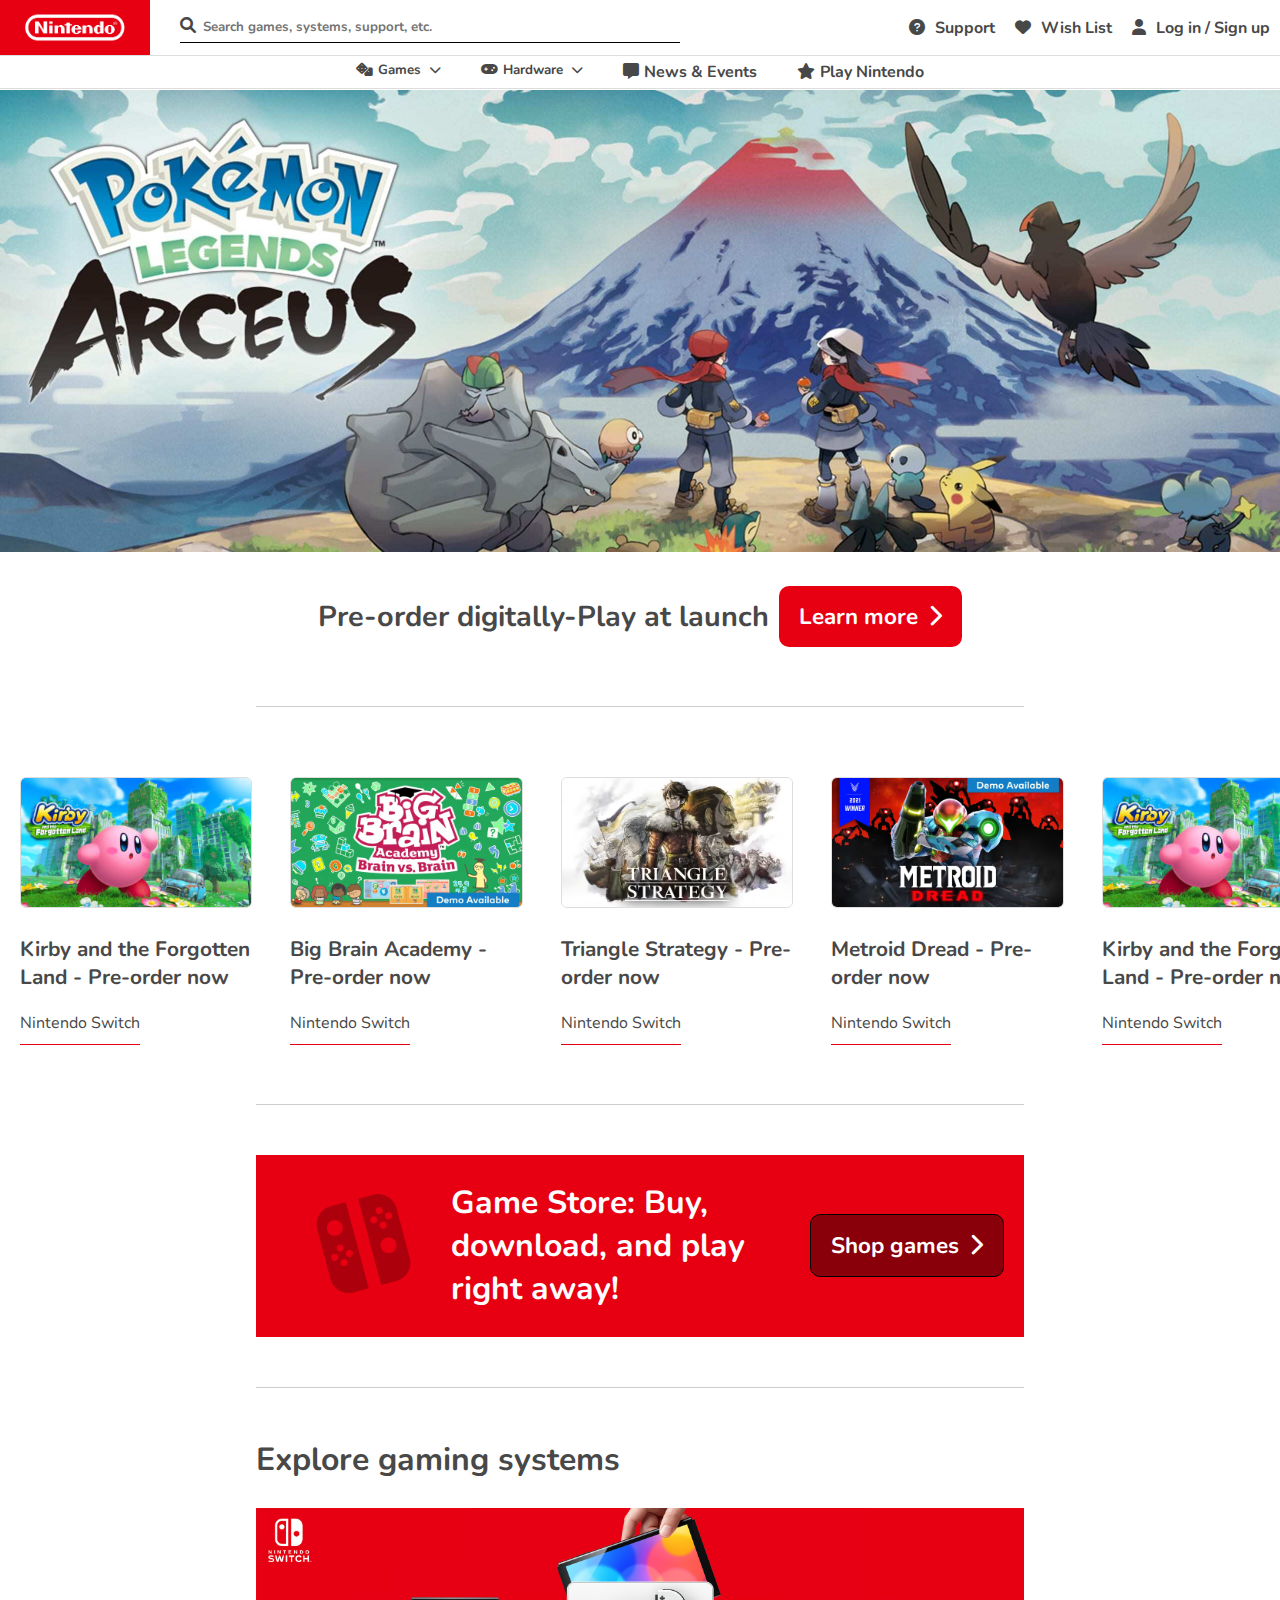
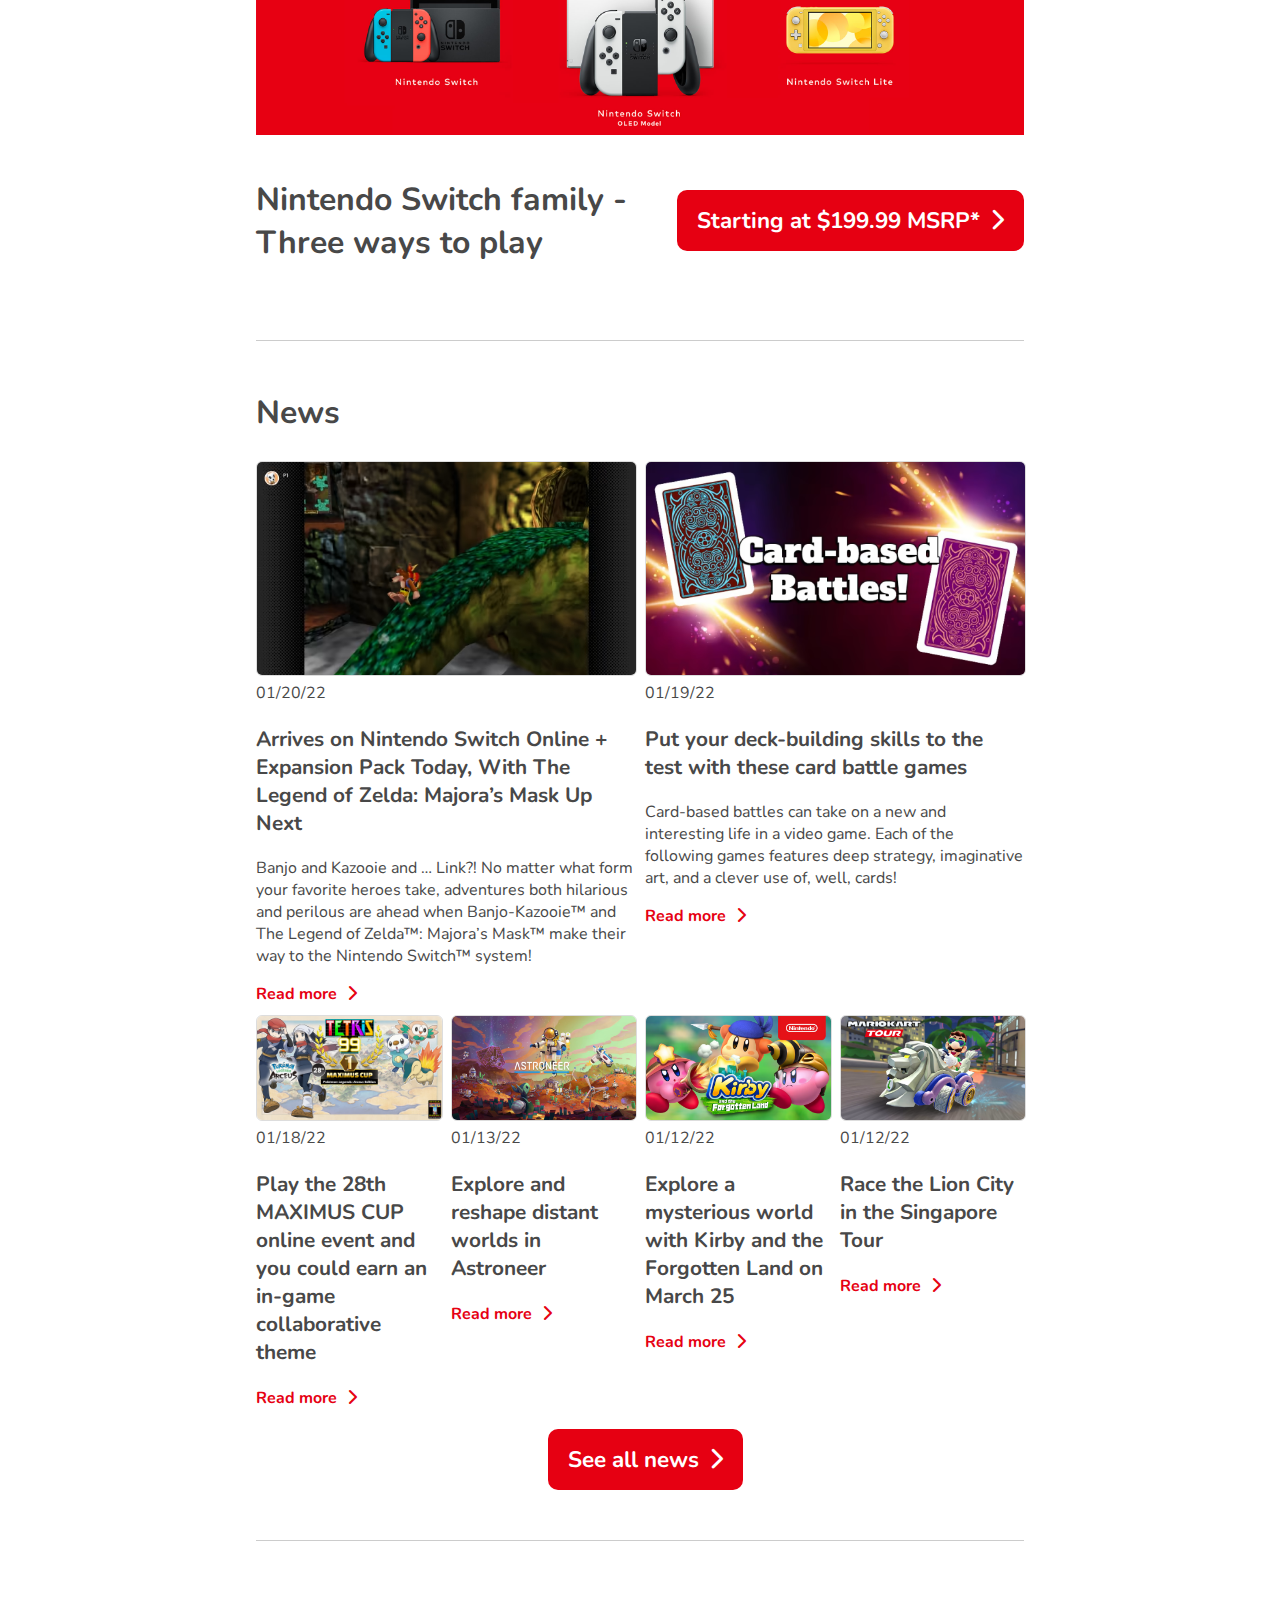
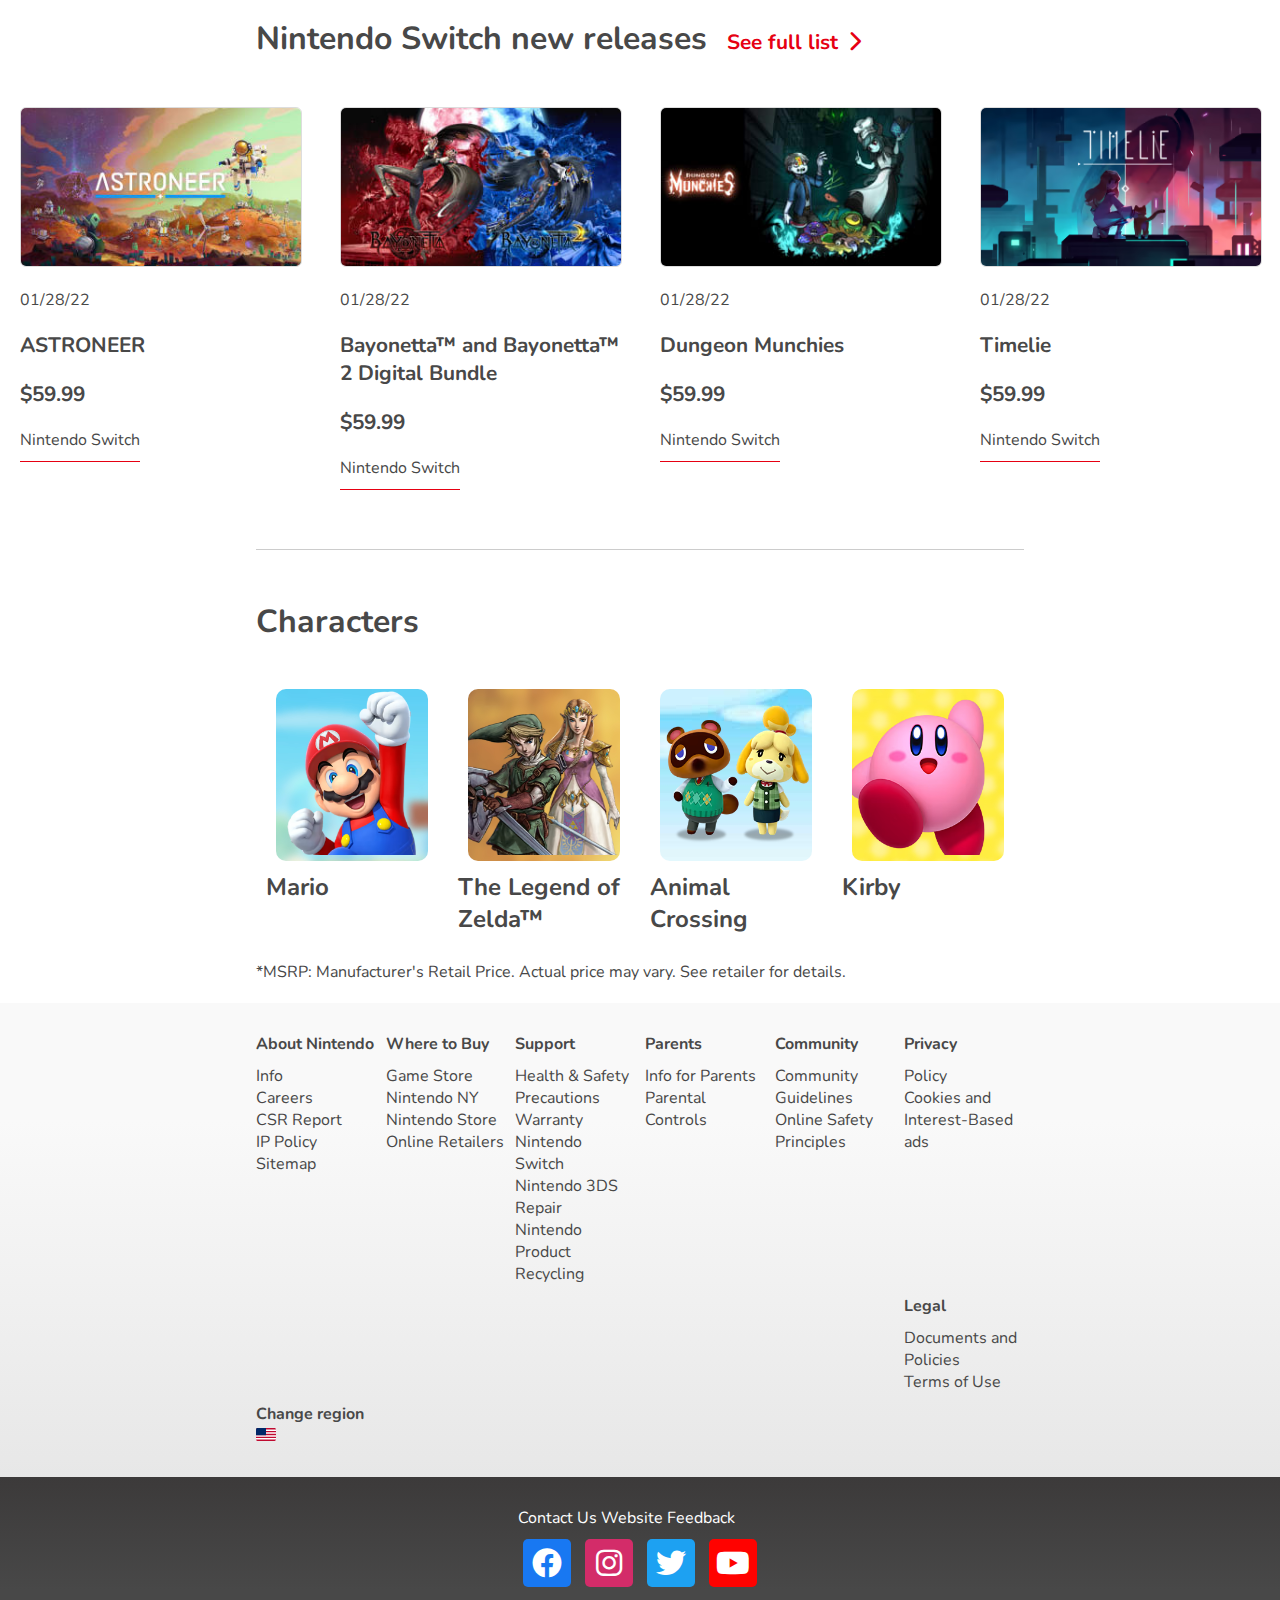
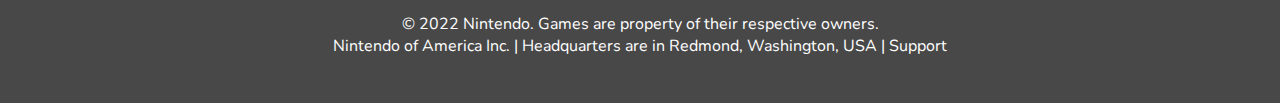
<file: index.html>
<!DOCTYPE html>
<html lang="en">
<head>
    <meta charset="UTF-8">
    <meta http-equiv="X-UA-Compatible" content="IE=edge">
    <meta name="viewport" content="width=device-width, maximum-scale=1, minimum-scale=1, user-scalable=no">
    <link rel="icon" href="http://www.nintendo.com/apps/noa/images/favicon.ico?v=2022012117">
    <link rel="preconnect" href="https://fonts.googleapis.com">
    <link rel="preconnect" href="https://fonts.gstatic.com" crossorigin>
    <link href="https://fonts.googleapis.com/css2?family=Nunito&display=swap" rel="stylesheet">
    <link rel="stylesheet" href="https://cdnjs.cloudflare.com/ajax/libs/font-awesome/6.0.0/css/all.min.css" integrity="sha512-9usAa10IRO0HhonpyAIVpjrylPvoDwiPUiKdWk5t3PyolY1cOd4DSE0Ga+ri4AuTroPR5aQvXU9xC6qOPnzFeg==" crossorigin="anonymous" referrerpolicy="no-referrer" />
    <link rel="stylesheet" href="style.css">
    <title>Nintendo - Official Site - Video Game Consoles, Games - Nintendo - Official Site</title>
</head>
<body>
    <header>
            <nav>
                <div class="uppermenu">
                    <div class="uppermenu-cnt" id="logo">
                        <img src="assets/logo.png" alt="logo Nintendo">
                    </div>
                    <div class="uppermenu-cnt" id="search-cnt">

                        <div class="search-box">
                            <span>
                                <i class="fas fa-search"></i>
                            </span>
                            <input type="search" name="search" id="search" placeholder="Search games, systems, support, etc.">
                        </div>
                    </div>
                    <div class="uppermenu-cnt" id="links-right">
                        <span><a href="#"><i class="fas fa-question-circle"></i>Support</a></span>
                        <span><a href="#"><i class="fas fa-heart"></i>Wish&nbspList</a></span>
                        <span><a href="#"><i class="fas fa-user"></i>Log&nbspin / Sign&nbspup</a></span>
                    </div>
                </div>

                <div class="bottomenu">
                    <div class="dropdown">
                        <button class="dropdown-btn"><i class="fa fa-dice"></i>Games
                            <span class="arrow-down">
                                <i class="fas fa-chevron-down"></i>
                            </span>
                        </button>
                        <div class="submenu-cnt">
                            <div class="sub-item">
                                <div class="sub-menu-icon">
                                    <i class="fa fa-dice"></i>
                                </div>
                                <span>Shop games</span>
                            </div>
                            <div class="sub-item">
                                <div class="sub-menu-icon">
                                    <i class="fa-solid fa-tag"></i>
                                </div>
                                <span>Sales and deals</span>
                            </div>
                            <div class="sub-item">
                                <div class="sub-menu-icon">
                                    <i class="fa-solid fa-calendar-days"></i>
                                </div>
                                <span>Coming soon</span>
                            </div>
                            <div class="sub-item">
                                <div class="sub-menu-icon">
                                    <i class="fa-solid fa-earth-americas"></i>
                                </div>
                                <span>Online services</span>
                            </div>
                            <div class="sub-item">
                                <div class="sub-menu-icon">
                                    <i class="fa-solid fa-mobile"></i>
                                </div>
                                <span>Mobile games</span>
                            </div>
                        </div>
                    </div>
                    <div class="dropdown">
                        <button class="dropdown-btn"><i class="fa fa-gamepad"></i>Hardware
                            <span class="arrow-down">
                                <i class="fas fa-chevron-down"></i>
                            </span>
                        </button>
                        <div class="submenu-cnt">
                            <div class="sub-item">
                                <div class="sub-item">
                                    <div class="sub-menu-icon">
                                        <img src="assets/switch-lineup.avif" alt="">
                                    </div>
                                    <span>Nintendo Switch Lineup</span> 
                                </div>
                            </div>
                            <div class="sub-item">
                                <div class="sub-menu-icon">
                                    <img src="assets/accessories.avif" alt="">
                                </div>
                                <span>Accessories</span>
                            </div>
                            <div class="sub-item">
                                <div class="sub-menu-icon">
                                    <img src="assets/amiibo.avif" alt="">
                                </div>
                                <span>amiibo</span>
                            </div>
                        </div>
                    </div>
                    <div class="dropdown">
                        <a class="dropdown-btn" href="#"><i class="fa fa-message"></i>News & Events</a>
                    </div>
                    <div class="dropdown">
                        <a class="dropdown-btn" href="#"><i class="fa fa-star"></i>Play Nintendo</a>
                    </div>
                </div>
            </nav>
     </header>

    <main>
        <section class="main-section">
            <div class="main-img">
            	<img src="assets/Ncom_1366x493_desktop_pkmn_arceus.jpg" alt="leggende Pokémon™ Sfondo">
            </div>
            <div class="banner">
                <h1>Pre-order digitally-Play at launch</h1>
                <div class="btn-cnt"><a class="btn" href="#">Learn more<i class="fas fa-chevron-right"></i></a></div>
            </div>
        </section>
        <hr>
        <section class="tiles-section">
            <div class="scroll-btn-cnt" id="left">
                <a href="#start"><i class="fas fa-chevron-left"></i></a>
            </div>
            <div class="tiles-cnt">
                <span id="start"></span>
                <div class="tile">
                    <picture>     
                        <a href="#"><img src="assets/hero kirby.jpg" alt="Kirby in assetto eroico"></a>
                    </picture>
                    <div>
                        <h3><a href="#">Kirby and the Forgotten Land - Pre-order now</a></h3>
                    </div>
                    <div class="subtitle">
                        <span>Nintendo Switch</span>
                    </div>
                </div>
                <div class="tile">
                    <picture>
                        <a href="#"><img src="assets/brain.jpg" alt="Sfondo Brain Academy"></a>
                    </picture>
                    <div>
                        <h3><a href="#">Big Brain Academy - Pre-order now</a></h3>
                    </div>
                    <div class="subtitle">
                        <span>Nintendo Switch</span>
                    </div>
                </div>
                <div class="tile">
                    <picture>
                        <a href="#"><img src="assets/triangle.jpg" alt="Sfondo triangle strategy"></a>
                    </picture>
                    <div>
                        <h3><a href="#">Triangle Strategy - Pre-order now</a></h3>
                    </div>
                    <div class="subtitle">
                        <span>Nintendo Switch</span>
                    </div>
                </div>
                <div class="tile">
                    <picture>
                        <a href="#"><img src="assets/metroid.jpg" alt="Samus in assetto di guerra"></a>
                    </picture>
                    <div>
                        <h3><a href="#">Metroid Dread - Pre-order now</a></h3>
                    </div>
                    <div class="subtitle">
                        <span>Nintendo Switch</span>
                    </div>
                </div>
                <div class="tile">
                    <picture>
                        <a href="#"><img src="assets/hero kirby.jpg" alt="Sempre Kirby eroico"></a>
                    </picture>
                    <div>
                        <h3><a href="#">Kirby and the Forgotten Land - Pre-order now</a></h3>
                    </div>
                    <div class="subtitle">
                        <span>Nintendo Switch</span>
                    </div>
                </div>
                <div class="tile">
                    <picture>
                        <a href="#"><img src="assets/hero kirby.jpg" alt="Sempre Kirby eroico"></a>
                    </picture>
                    <div>
                        <h3><a href="#">Kirby and the Forgotten Land - Pre-order now</a></h3>
                    </div>
                    <div class="subtitle">
                        <span>Nintendo Switch</span>
                    </div>
                </div>
                <div class="tile">
                    <picture>
                        <a href="#"><img src="assets/hero kirby.jpg" alt="Sempre Kirby eroico"></a>
                    </picture>
                    <div>
                        <h3><a href="#">Kirby and the Forgotten Land - Pre-order now</a></h3>
                    </div>
                    <div class="subtitle">
                        <span>Nintendo Switch</span>
                    </div>
                </div>
                <div class="tile">
                    <picture>
                        <a href="#"><img src="assets/hero kirby.jpg" alt="Sempre Kirby eroico"></a>
                    </picture>
                    <div>
                        <h3><a href="#">Kirby and the Forgotten Land - Pre-order now</a></h3>
                    </div>
                    <div class="subtitle">
                        <span>Nintendo Switch</span>
                    </div>
                    <span id="end"></span>
                </div>
            </div>
            <div class="scroll-btn-cnt" id="right">
                <a href="#end"><i class="fas fa-chevron-right"></i></a>
            </div>
        </section>
        <hr>
        <section>
            <div class="grid-shop">
                <picture>
                    <img class="no-filter" src="assets/Game_Store_Switch_Games.png" alt="Sagoma di un pad Switch">
                </picture>
                <div class="banner">
                  <h2>Game Store: Buy, download, and play right away!</h2>
                </div>          
                <div class="btn-cnt">
                    <a class="btn" href="#">Shop games<i class="fas fa-chevron-right"></i></a>
                </div>
            </div>
        </section>

        <hr>
        <section class="explore-section">
            <h2>Explore gaming systems</h2>
            <div class="grid-explore">
                <picture>
                    <img class="no-filter" src="assets/2296x680_ExploreGamingSystems.jpg" alt="3 console della famiglia Switch">
                </picture>
                <h2>Nintendo Switch family - Three ways to play</h2>
                <div class="btn-cnt">
                    <a class="btn" href="#">Starting at $199.99 MSRP*<i class="fas fa-chevron-right"></i></a>
                </div>
            </div>
        </section>
        <hr>
        <section class="news-section">
            <h2>News</h2>
            <div class="grid-cnt-news">
                <article class="big-news">
                    <picture>
                        <img src="assets/news1.jpg" alt="banjo-kanzooie">
                    </picture>
                        <figcaption>01/20/22</figcaption>
                        <h3><a href="#">Arrives on Nintendo Switch Online + Expansion Pack Today, With The Legend of Zelda: Majora’s Mask Up Next</a></h3>
                        <p>Banjo and Kazooie and … Link?! No matter what form your favorite heroes take, adventures both hilarious and perilous are ahead when Banjo-Kazooie™ and The Legend of Zelda™: Majora’s Mask™ make their way to the Nintendo Switch™ system!</p>
                        <a class="link-borderless" href="#">Read more<i class="fas fa-chevron-right"></i></a>
                </article>
                <article class="big-news">
                    <picture>
                        <img src="assets/news2.jpg" alt="Card-based battle">
                    </picture>
                        <figcaption>01/19/22</figcaption>
                        <h3><a href="#">Put your deck-building skills to the test with these card battle games</a></h3>
                        <p> Card-based battles can take on a new and interesting life in a video game. Each of the following games features deep strategy, imaginative art, and a clever use of, well, cards!</p>
                        <a class="link-borderless" href="#">Read more<i class="fas fa-chevron-right"></i></a>
                </article>
                <article class="small-news">
                    <picture>
                        <img src="assets/mininews1.jpg" alt="immagine del tetris in versione leggende Pokémon™">
                    </picture>
                    <figcaption>01/18/22</figcaption>
                    <h3><a href="#">Play the 28th MAXIMUS CUP online event and you could earn an in-game collaborative theme</a></h3>
                    <a class="link-borderless" href="#">Read more<i class="fas fa-chevron-right"></i></a>  
                </article>
                <article class="small-news">
                    <picture>
                        <img src="assets/mininews2.jpg" alt="Sfondo di Astroneer">
                    </picture>
                    <figcaption>01/13/22</figcaption>
                    <h3><a href="#">Explore and reshape distant worlds in Astroneer</a></h3>
                    <a class="link-borderless" href="#">Read more<i class="fas fa-chevron-right"></i></a>                
                </article>
                <article class="small-news">
                    <picture>
                        <img src="assets/mininews3.jpg" alt="Sfondo di Kirby">
                    </picture>
                    <figcaption>01/12/22</figcaption>
                    <h3><a href="#">Explore a mysterious world with Kirby and the Forgotten Land on March 25</a></h3>
                    <a class="link-borderless" href="#">Read more<i class="fas fa-chevron-right"></i></a>                
                </article>
                <article class="small-news">
                    <picture>
                        <img src="assets/mininews4.jpg" alt="Luigi che trionfa">
                    </picture>
                    <figcaption>01/12/22</figcaption>
                    <h3><a href="#">Race the Lion City in the Singapore Tour</a></h3>
                    <a class="link-borderless" href="#">Read more<i class="fas fa-chevron-right"></i></a>                     
                </article>
            </div>
            <div class="flex-btn-cnt">
                <div class="btn-cnt"><a class="btn" href="#">See all news<i class="fas fa-chevron-right"></i></a></div> 
            </div>
        </section>
        <hr>
        <section class="releases-section">
            <div class="flex-releases-title">
                <h2>Nintendo Switch new releases</h2>
                <h3><a class="link-borderless" href="#">See full list<i class="fas fa-chevron-right"></i></a></h3>
            </div>
            <div class="tiles-cnt">
                <div class="tile">
                    <picture>
                        <img src="assets/astroneer.jpg" alt="Astroneer uscita">
                    </picture>
                    <p>01/28/22</p>
                    <h3><a href="#">ASTRONEER</a></h3>
                    <h3>$59.99</h3>
                    <div class="subtitle">
                        <span>Nintendo Switch</span>
                    </div>
                 </div>
                 <div class="tile">
                     <picture>
                        <img src="assets/bayonetta.jpg" alt="Bayonetta collezione">
                     </picture>
                     <p>01/28/22</p>
                     <h3><a href="#">Bayonetta™ and Bayonetta™ 2 Digital Bundle</a></h3>
                     <h3>$59.99</h3>
                     <div class="subtitle">
                         <span>Nintendo Switch</span>
                     </div>
                  </div>
                  <div class="tile">
                      <picture>
                        <img src="assets/dungeon2.jpg" alt="Dungeon Munchies uscita">
                      </picture>
                     <p>01/28/22</p>
                     <h3><a href="#">Dungeon Munchies</a></h3>
                     <h3>$59.99</h3>
                     <div class="subtitle">
                         <span>Nintendo Switch</span>
                     </div>
                  </div>
                  <div class="tile">
                      <picture>
                        <img src="assets/timelie.jpg" alt="Timelie uscita">
                      </picture>
                     <p>01/28/22</p>
                     <h3><a href="#">Timelie</a></h3>
                     <h3>$59.99</h3>
                     <div class="subtitle">
                         <span>Nintendo Switch</span>
                     </div>
                  </div>
            </div>
            
        </section>
        <hr>
        <section class="character-section">
            <h2>Characters</h2>
            <div class="character-flex">
                <div>
                    <div class="mario">
                        <picture>
                            <img src="assets/mario-fg.jpg" alt="Figura Mario">
                        </picture>
                    </div>      
                    <figcaption>Mario</figcaption>
                </div>
                <div>
                    <div class="zelda">
                        <picture>
                            <img src="assets/zelda-fg.jpg" alt="Figura Link">
                        </picture>
                    </div>
                    <figcaption>The Legend of Zelda™</figcaption>
                </div>
                <div>
                    <div class="animal-crossing">
                        <picture>
                            <img src="assets/Animal_Crossing_A_characters.jpg" alt="Figura Animal Crossing">
                        </picture>
                    </div>
                    <figcaption>Animal Crossing</figcaption>
                </div>
                <div>
                    <div class="kirby">
                        <picture>
                            <img src="assets/Kirby_B_character.jpg" alt="Figura Kirby">
                        </picture>
                    </div>
                    <figcaption>Kirby</figcaption>
                </div>
            </div>
            <p>*MSRP: Manufacturer's Retail Price. Actual price may vary. See retailer for details.</p>
        </section>
    </main>
    <footer>
        <section class="footer-up-section">
            <div class="footer-up-cnt">
                <ul class="about">
                    About Nintendo
                <li><a href="#">Info</a></li>
                <li><a href="#">Careers</a></li>
                <li><a href="#">CSR Report</a></li>
                <li><a href="#">IP Policy</a></li>
                <li><a href="#">Sitemap</a></li>
            </ul>
            <ul class="where">
                Where to Buy
                <li><a href="#">Game Store</a></li>
                <li><a href="#">Nintendo NY</a></li>
                <li><a href="#">Nintendo Store</a></li>
                <li><a href="#">Online Retailers</a></li>
            </ul>
            <ul class="support">
                Support
                <li><a href="#">Health & Safety Precautions</a></li>
                <li><a href="#">Warranty</a></li>
                <li><a href="#">Nintendo Switch</a></li>
                <li><a href="#">Nintendo 3DS</a></li>
                <li><a href="#">Repair</a></li>
                <li><a href="#">Nintendo Product Recycling</a></li>
            </ul>
            <ul class="parents">
                Parents
                <li><a href="#">Info for Parents</a></li>
                <li><a href="#">Parental Controls</a></li>
            </ul>
            <ul class="communuty">
                Community
                <li><a href="#">Community Guidelines</a></li>
                <li><a href="#">Online Safety Principles</a></li>
            </ul>
            <ul class="privacy">
                Privacy
                <li><a href="#">Policy</a></li>
                <li><a href="#">Cookies and Interest-Based ads</a></li>
            </ul>
            <ul class="legal">
                Legal
                <li><a href="#">Documents and Policies</a></li>
                <li><a href="#">Terms of Use</a></li>
            </ul>
            <div><strong><a href="change language">Change region <img src="assets/us-flag.svg" alt="Bandierina USA"></a></strong></div>

            </div>

            </section>
            <section class="footer-bottom-section">
                <div class="flex-icons">
                    <div>
                        <div>
                            <a href="#">Contact Us </a><a href="#">Website Feedback</a>
                        </div>
                        <span class="footer-icon blue">
                            <i class="fab fa-facebook"></i>
                        </span>
                        <span class="footer-icon pink">
                            <i class="fab fa-instagram"></i>
                        </span>
                        <span class="footer-icon sky">
                            <i class="fab fa-twitter"></i>
                        </span>
                        <span class="footer-icon red">
                            <i class="fab fa-youtube"></i>
                        </span>
                    </div>
                </div>
                <p>© 2022 Nintendo. Games are property of their respective owners. <br>
                    Nintendo of America Inc. | Headquarters are in Redmond, Washington, USA | Support</p>
            </section>
    </footer>
</body>
</html>
</file>
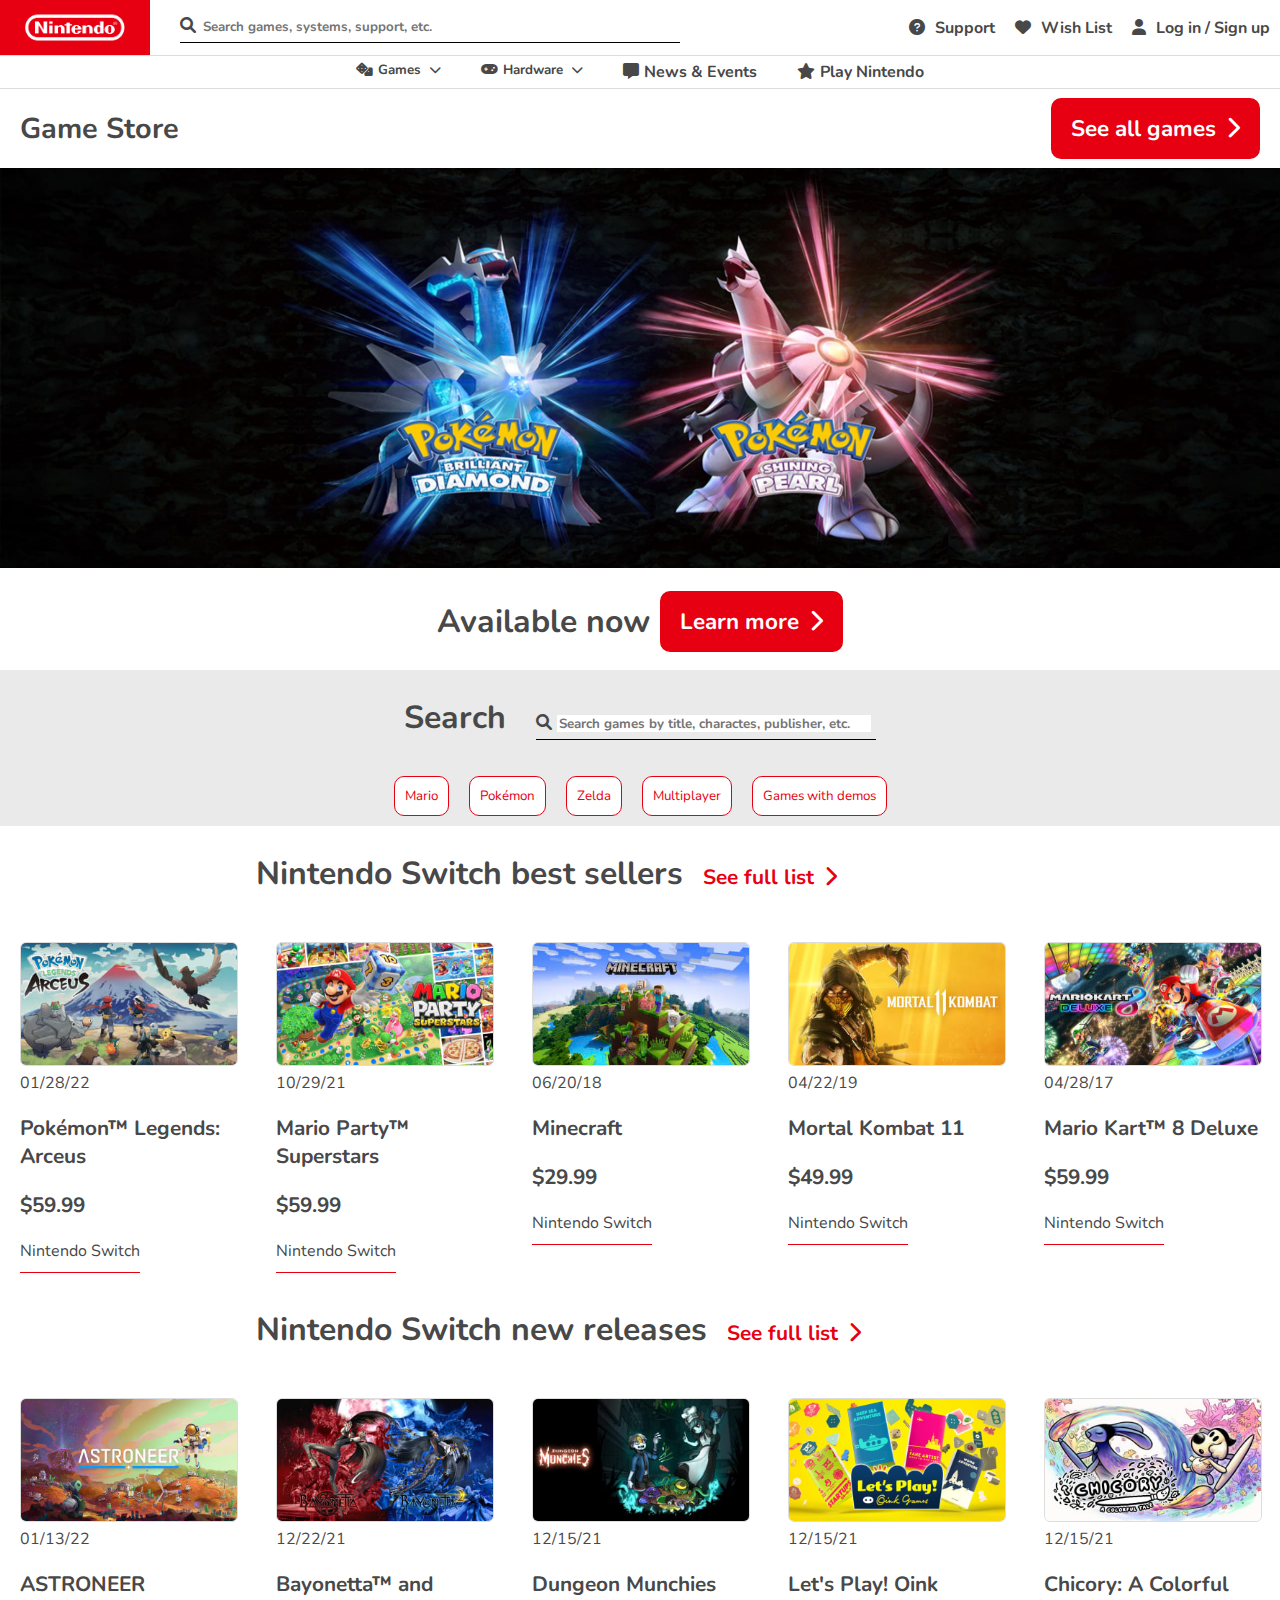
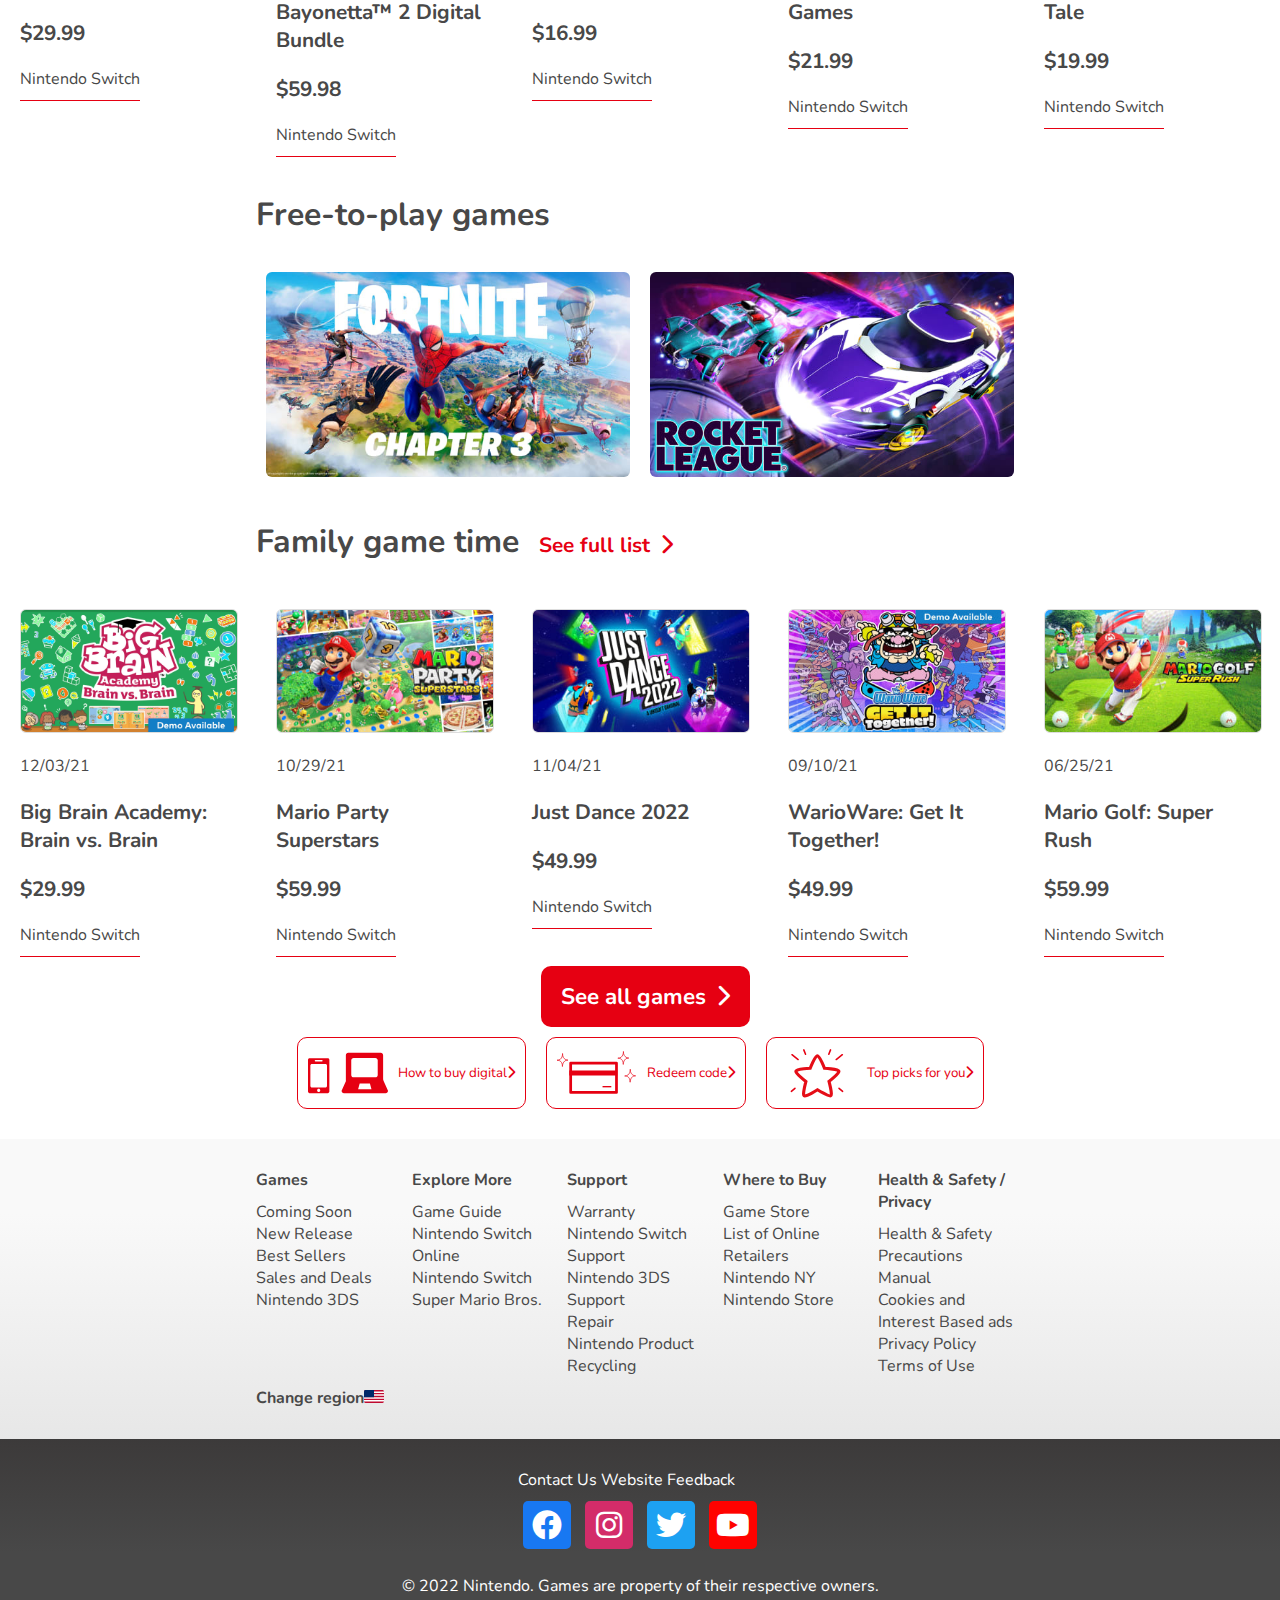
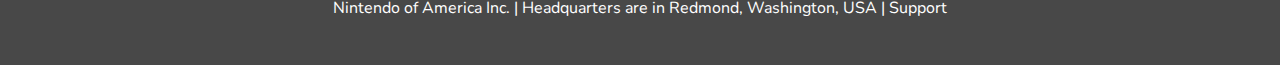
<file: games_page.html>
<!DOCTYPE html>
<html lang="en">
  <head>
    <meta charset="UTF-8" />
    <meta http-equiv="X-UA-Compatible" content="IE=edge" />
    <meta
      name="viewport"
      content="width=device-width, maximum-scale=1, minimum-scale=1, user-scalable=no"
    />
    <link
      rel="icon"
      href="http://www.nintendo.com/apps/noa/images/favicon.ico?v=2022012117"
    />
    <link rel="preconnect" href="https://fonts.googleapis.com" />
    <link rel="preconnect" href="https://fonts.gstatic.com" crossorigin />
    <link
      href="https://fonts.googleapis.com/css2?family=Nunito&display=swap"
      rel="stylesheet"
    />
    <link
      rel="stylesheet"
      href="https://cdnjs.cloudflare.com/ajax/libs/font-awesome/6.0.0/css/all.min.css"
      integrity="sha512-9usAa10IRO0HhonpyAIVpjrylPvoDwiPUiKdWk5t3PyolY1cOd4DSE0Ga+ri4AuTroPR5aQvXU9xC6qOPnzFeg=="
      crossorigin="anonymous"
      referrerpolicy="no-referrer"
    />
    <link rel="stylesheet" href="stylegames.css" />
    <title>
      Nintendo Game Store - Official Site - Video Game Consoles, Games -
      Nintendo - Official Site
    </title>
  </head>

  <body>
    <header>
      <nav>
        <div class="uppermenu">
          <div class="uppermenu-cnt" id="logo">
            <img src="assets/logo.png" alt="logo Nintendo" />
          </div>
          <div class="uppermenu-cnt" id="search-cnt">
            <div class="search-box">
              <span>
                <i class="fas fa-search"></i>
              </span>
              <input
                type="search"
                name="search"
                id="search"
                placeholder="Search games, systems, support, etc."
              />
            </div>
          </div>
          <div class="uppermenu-cnt" id="links-right">
            <span
              ><a href="#"
                ><i class="fas fa-question-circle"></i>Support</a
              ></span
            >
            <span
              ><a href="#"><i class="fas fa-heart"></i>Wish&nbspList</a></span
            >
            <span
              ><a href="#"
                ><i class="fas fa-user"></i>Log&nbspin / Sign&nbspup</a
              ></span
            >
          </div>
        </div>

        <div class="bottomenu">
          <div class="dropdown">
            <button class="dropdown-btn">
              <i class="fa fa-dice"></i>Games
              <span class="arrow-down">
                <i class="fas fa-chevron-down"></i>
              </span>
            </button>
            <div class="submenu-cnt">
              <div class="sub-item">
                <div class="sub-menu-icon">
                  <i class="fa fa-dice"></i>
                </div>
                <span>Shop games</span>
              </div>
              <div class="sub-item">
                <div class="sub-menu-icon">
                  <i class="fa-solid fa-tag"></i>
                </div>
                <span>Sales and deals</span>
              </div>
              <div class="sub-item">
                <div class="sub-menu-icon">
                  <i class="fa-solid fa-calendar-days"></i>
                </div>
                <span>Coming soon</span>
              </div>
              <div class="sub-item">
                <div class="sub-menu-icon">
                  <i class="fa-solid fa-earth-americas"></i>
                </div>
                <span>Online services</span>
              </div>
              <div class="sub-item">
                <div class="sub-menu-icon">
                  <i class="fa-solid fa-mobile"></i>
                </div>
                <span>Mobile games</span>
              </div>
            </div>
          </div>
          <div class="dropdown">
            <button class="dropdown-btn">
              <i class="fa fa-gamepad"></i>Hardware
              <span class="arrow-down">
                <i class="fas fa-chevron-down"></i>
              </span>
            </button>
            <div class="submenu-cnt">
              <div class="sub-item">
                <div class="sub-item">
                  <div class="sub-menu-icon">
                    <img src="assets/switch-lineup.avif" alt="" />
                  </div>
                  <span>Nintendo Switch Lineup</span>
                </div>
              </div>
              <div class="sub-item">
                <div class="sub-menu-icon">
                  <img src="assets/accessories.avif" alt="" />
                </div>
                <span>Accessories</span>
              </div>
              <div class="sub-item">
                <div class="sub-menu-icon">
                  <img src="assets/amiibo.avif" alt="" />
                </div>
                <span>amiibo</span>
              </div>
            </div>
          </div>
          <div class="dropdown">
            <a class="dropdown-btn" href="#"
              ><i class="fa fa-message"></i>News & Events</a
            >
          </div>
          <div class="dropdown">
            <a class="dropdown-btn" href="#"
              ><i class="fa fa-star"></i>Play Nintendo</a
            >
          </div>
        </div>
      </nav>
    </header>

    <main>
      <div class="title-games">
        <h1>Game Store</h1>
        <div class="btn-cnt">
          <a class="btn" href="#"
            >See all games<i class="fas fa-chevron-right"></i
          ></a>
        </div>
      </div>
      <div>
        <picture class="no-filter">
          <img
            src="assets/Centerstages_Ncom_1366x493_desktop_pokemon.jpg"
            alt="img1"
            width="auto"
            height="400px"
          />
        </picture>
      </div>
      <div class="banner">
        <h2>Available now</h2>
        <div class="btn-cnt">
          <a class="btn" href="#"
            >Learn more<i class="fas fa-chevron-right"></i
          ></a>
        </div>
      </div>

      <section class="search-title">
        <div class="flex-games">
          <h2>Search</h2>
          <div class="cnt-games">
            <div class="search-box">
              <span>
                <i class="fas fa-search"></i>
              </span>
              <input
                type="search"
                name="search"
                id="search"
                placeholder="Search games by title, charactes, publisher, etc."
              />
            </div>
          </div>
        </div>

        <div class="btn-games">
          <button>Mario</button>
          <button>Pokémon</button>
          <button>Zelda</button>
          <button>Multiplayer</button>
          <button>Games with demos</button>
        </div>
      </section>

      <!--Best sellers-->
      <section>
        <div class="flex-releases-title">
          <h2>Nintendo Switch best sellers</h2>
          <h3>
            <a class="link-borderless" href="#"
              >See full list<i class="fas fa-chevron-right"></i
            ></a>
          </h3>
        </div>
        <div class="tiles-cnt">
          <div class="tile">
            <picture>
              <a href="#"
                ><img src="assets/hero.jpg" alt="Pokémon Legends"
              /></a>
              <figcaption>01/28/22</figcaption>
            </picture>
            <h3><a href="#">Pokémon™ Legends: Arceus</a></h3>
            <h3>$59.99</h3>
            <div class="subtitle">
              <span>Nintendo Switch</span>
            </div>
          </div>
          <div class="tile">
            <picture>
              <a href="#"
                ><img src="assets/mario.jpg" alt="Mario Party Superstars"
              /></a>
              <figcaption>10/29/21</figcaption>
            </picture>
            <h3><a href="#">Mario Party™ Superstars</a></h3>
            <h3>$59.99</h3>
            <div class="subtitle">
              <span>Nintendo Switch</span>
            </div>
          </div>
          <div class="tile">
            <picture>
              <a href="#"><img src="assets/minecraft.jpg" alt="Minecraft" /></a>
              <figcaption>06/20/18</figcaption>
            </picture>
            <h3><a href="#">Minecraft</a></h3>
            <h3>$29.99</h3>
            <div class="subtitle">
              <span>Nintendo Switch</span>
            </div>
          </div>
          <div class="tile">
            <picture>
              <a href="#"
                ><img src="assets/mortal.jpg" alt="Mortal Kombat"
              /></a>
              <figcaption>04/22/19</figcaption>
            </picture>
            <h3><a href="#">Mortal Kombat 11</a></h3>
            <h3>$49.99</h3>
            <div class="subtitle">
              <span>Nintendo Switch</span>
            </div>
          </div>
          <div class="tile">
            <picture>
              <a href="#">
                <img src="assets/kart.jpg" alt="Mario Kart™ 8 Deluxe"
              /></a>
              <figcaption>04/28/17</figcaption>
            </picture>
            <h3><a href="#">Mario Kart™ 8 Deluxe</a></h3>
            <h3>$59.99</h3>
            <div class="subtitle">
              <span>Nintendo Switch</span>
            </div>
          </div>
        </div>
      </section>
      <!--New releases-->
      <section>
        <div class="flex-releases-title">
          <h2>Nintendo Switch new releases</h2>
          <h3>
            <a class="link-borderless" href="#"
              >See full list<i class="fas fa-chevron-right"></i
            ></a>
          </h3>
        </div>
        <div class="tiles-cnt">
          <div class="tile">
            <picture>
              <a href="#"><img src="assets/astroneer.jpg" alt="astroneer" /></a>
              <figcaption>01/13/22</figcaption>
            </picture>
            <h3><a href="#">ASTRONEER</a></h3>
            <h3>$29.99</h3>
            <div class="subtitle">
              <span>Nintendo Switch</span>
            </div>
          </div>
          <div class="tile">
            <picture>
              <a href="#"
                ><img src="assets/bayonetta.jpg" alt="Bayonetta™"
              /></a>
              <figcaption>12/22/21</figcaption>
            </picture>
            <h3><a href="#">Bayonetta™ and Bayonetta™ 2 Digital Bundle</a></h3>
            <h3>$59.98</h3>
            <div class="subtitle">
              <span>Nintendo Switch</span>
            </div>
          </div>
          <div class="tile">
            <picture>
              <a href="#"
                ><img src="assets/dungeon.jpg" alt="Dungeon Munchies"
              /></a>
              <figcaption>12/15/21</figcaption>
            </picture>
            <h3><a href="#">Dungeon Munchies</a></h3>
            <h3>$16.99</h3>
            <div class="subtitle">
              <span>Nintendo Switch</span>
            </div>
          </div>
          <div class="tile">
            <picture>
              <a href="#"><img src="assets/lets.jpg" alt="Oink Games" /></a>
              <figcaption>12/15/21</figcaption>
            </picture>
            <h3><a href="#">Let's Play! Oink Games</a></h3>
            <h3>$21.99</h3>
            <div class="subtitle">
              <span>Nintendo Switch</span>
            </div>
          </div>
          <div class="tile">
            <picture>
              <a href="#"><img src="assets/chicory.jpg" alt="Chicory" /></a>
              <figcaption>12/15/21</figcaption>
            </picture>
            <h3><a href="#">Chicory: A Colorful Tale</a></h3>
            <h3>$19.99</h3>
            <div class="subtitle">
              <span>Nintendo Switch</span>
            </div>
          </div>
        </div>
      </section>
      <!--Demo-->
      <section class="freetoplay-section">
        <div>
          <h2>Free-to-play games</h2>
        </div>
        <div class="freetoplay-tiles">
          <div>
            <picture>
              <img src="assets/fort.jpg" alt="fortnite" />
            </picture>
          </div>
          <div>
            <picture>
              <img src="assets/rocket.jpg" alt="rocket league" />
            </picture>
          </div>
        </div>
      </section>
      <!--Family game-->
      <section>
        <div class="flex-releases-title">
          <h2>Family game time</h2>
          <h3>
            <a class="link-borderless" href="#"
              >See full list<i class="fas fa-chevron-right"></i
            ></a>
          </h3>
        </div>
        <div class="tiles-cnt">
          <div class="tile">
            <picture>
              <a href="#"
                ><img src="assets/big.png" alt="Big Brain Academy"
              /></a>
              <p>12/03/21</p>
            </picture>
            <h3><a href="#"> Big Brain Academy: Brain vs. Brain</a></h3>
            <h3>$29.99</h3>
            <div class="subtitle">
              <span>Nintendo Switch</span>
            </div>
          </div>
          <div class="tile">
            <picture>
              <a href="#"
                ><img src="assets/party.jpg" alt="Mario Party Superstars"
              /></a>
              <p>10/29/21</p>
            </picture>
            <h3><a href="#"> Mario Party Superstars</a></h3>
            <h3>$59.99</h3>
            <div class="subtitle">
              <span>Nintendo Switch</span>
            </div>
          </div>
          <div class="tile">
            <picture>
              <a href="#"
                ><img src="assets/just.jpg" alt="Just Dance 2022"
              /></a>
              <p>11/04/21</p>
            </picture>
            <h3><a href="#"> Just Dance 2022</a></h3>
            <h3>$49.99</h3>
            <div class="subtitle">
              <span>Nintendo Switch</span>
            </div>
          </div>
          <div class="tile">
            <picture>
              <a href="#"><img src="assets/wario.jpg" alt="WarioWare" /></a>
              <p>09/10/21</p>
            </picture>
            <h3><a href="#"> WarioWare: Get It Together!</a></h3>
            <h3>$49.99</h3>
            <div class="subtitle">
              <span>Nintendo Switch</span>
            </div>
          </div>
          <div class="tile">
            <picture>
              <a href="#"><img src="assets/golf.jpg" alt="Mario Golf" /></a>
              <p>06/25/21</p>
            </picture>
            <h3><a href="#"> Mario Golf: Super Rush</a></h3>
            <h3>$59.99</h3>
            <div class="subtitle">
              <span>Nintendo Switch</span>
            </div>
          </div>
        </div>
      </section>
      <section>
        <div class="flex-btn-cnt">
          <div class="btn-cnt">
            <a class="btn" href="#"
              >See all games<i class="fas fa-chevron-right"></i
            ></a>
          </div>
        </div>
        <div class="btn-games">
          <button>
            <img src="assets/phone-plus-laptop.svg" alt="phone+laptop" /> How to
            buy digital<i class="fas fa-chevron-right"></i>
          </button>
          <button>
            <img src="assets/sparkly-card.svg" alt="sparkly-card" /> Redeem
            code<i class="fas fa-chevron-right"></i>
          </button>
          <button>
            <img src="assets/StarBeamicon.svg" alt="stella" /> Top picks for
            you<i class="fas fa-chevron-right"></i>
          </button>
        </div>
      </section>
    </main>
    <footer>
      <section class="footer-up-section">
        <div class="footer-up-cnt-games">
          <ul>
            Games
            <li><a href="#"> Coming Soon</a></li>
            <li><a href="#">New Release</a></li>
            <li><a href="#">Best Sellers</a></li>
            <li><a href="#">Sales and Deals</a></li>
            <li><a href="#">Nintendo 3DS</a></li>
          </ul>
          <ul>
            Explore More
            <li><a href="#">Game Guide</a></li>
            <li><a href="#">Nintendo Switch Online</a></li>
            <li><a href="#">Nintendo Switch</a></li>
            <li><a href="#">Super Mario Bros.</a></li>
          </ul>
          <ul>
            Support
            <li><a href="#">Warranty</a></li>
            <li><a href="#">Nintendo Switch Support</a></li>
            <li><a href="#">Nintendo 3DS Support</a></li>
            <li><a href="#">Repair</a></li>
            <li><a href="#">Nintendo Product Recycling</a></li>
          </ul>
          <ul>
            Where to Buy
            <li><a href="#">Game Store</a></li>
            <li><a href="#">List of Online Retailers</a></li>
            <li><a href="#">Nintendo NY</a></li>
            <li><a href="#">Nintendo Store</a></li>
          </ul>
          <ul>
            Health & Safety / Privacy
            <li><a href="#">Health & Safety Precautions</a></li>
            <li><a href="#">Manual</a></li>
            <li><a href="#">Cookies and Interest Based ads</a></li>
            <li><a href="#">Privacy Policy</a></li>
            <li><a href="#">Terms of Use</a></li>
          </ul>
          <div>
            <strong
              ><a href="change language"
                >Change region<img src="assets/us-flag.svg" alt="us flag" /></a
            ></strong>
          </div>
        </div>
      </section>
      <section class="footer-bottom-section">
        <div class="flex-icons">
          <div>
            <div>
              <a href="#">Contact Us </a><a href="#">Website Feedback</a>
            </div>
            <span class="footer-icon blue">
              <i class="fab fa-facebook"></i>
            </span>
            <span class="footer-icon pink">
              <i class="fab fa-instagram"></i>
            </span>
            <span class="footer-icon sky">
              <i class="fab fa-twitter"></i>
            </span>
            <span class="footer-icon red">
              <i class="fab fa-youtube"></i>
            </span>
          </div>
        </div>
        <p>
          © 2022 Nintendo. Games are property of their respective owners. <br />
          Nintendo of America Inc. | Headquarters are in Redmond, Washington,
          USA | Support
        </p>
      </section>
    </footer>
  </body>
</html>
</file>
<file: style.css>
:root {
    font-family: 'Nunito', sans-serif;
    color: #484848;
    font-size: 16px;
    --main-color: #E60012;
    --main-color-hover: rgb(187, 43, 43);
}

html {
    overflow-x: hidden;
}

body {
    margin: 0;
    padding: 0;
    box-sizing: border-box;
}

::before, ::after,
div, h4, h5, h6,
span, ul, li, picture {
    margin: 0;
    padding: 0;
    box-sizing: border-box;
    list-style: none;
    color: inherit;
    text-decoration: none;
}

a {
    text-decoration: none;
    color: inherit;
    transition: all 0.3s ease;
}
h1 {
    font-size: 1.8rem;
}

h2 {
    font-size: 2rem;
}

h3 {
    font-size: 1.3rem;
}

a .fas {
    margin-right: 10px;
}

a .fa-chevron-right {
    margin-left: 10px;
}

.link-borderless  {
    color: var(--main-color) ;
    font-weight: bold;
}

.link-borderless:hover {
    color: var(--main-color-hover);
    text-decoration: underline;
}

a:hover {
    color: var(--main-color) ;
}

h3 a {
    color: inherit;
}

button {
    background-color: transparent;
    border: none;
    font-family: inherit;
    color: inherit;
}

button:hover {
    color: var(--main-color);
}

hr {
    margin: 50px 20%;
    border: none;
    border-bottom: 1px solid;
    border-color: #ccc ;
}

img {
    width: 100%;
    max-width: 100%;
    transition: all 0.3s ease;
}

picture img:hover {
    filter: brightness(0.8);
}

.no-filter:hover {
    filter: none;
}

/* style for search-bar */

input {
    margin: 5px;
    max-width: 500px;
    width: 40%;
}

.fa-search {
    margin-right: 0;
}

[type=search], [type=search]:focus {
    border: none;
    outline: none;
    width: 100%;
    max-width: 350px;
}

.search-box:focus-within, .search-box:hover {
    border-bottom: 1px solid var(--main-color) ;
    color: var(--main-color) ;
}
::placeholder {
    transition: all 0.3s ease;
    font-family: 'Nunito', sans-serif;
    font-weight: bold;
}

:hover::placeholder {
    color: var(--main-color) ;
}

.search-box {
    display: flex;
    align-items: center;
    margin-left: 30px;
    border: none;
    border-bottom: 1px solid black;
    padding: 0;
    padding-bottom: 2px;
    transition: all 0.3s ease;
    flex-grow: 1;
    max-width: 500px;
}

/* style for navigation bar */

nav {
    position: fixed;
    display: flex;
    flex-direction: column;
    background-color: white;
    top: 0;
    width: 100%;
    border-bottom: 1px solid #ddd;
    z-index: 2;
}

.uppermenu {
    height: 55px;
}    

.bottomenu {
    border-top: 1px solid #ddd;
}

.uppermenu, .bottomenu {
    display: flex;
    justify-content: center;
}

.uppermenu-cnt {
    align-items: center;
    display: flex;
}

#logo {
    width: 150px;
    overflow: hidden;
    min-width: 150px;
}

#search-cnt {
     flex-grow: 1;
}

#links-right span {
    margin: 10px;
    font-weight: bold;
}

.dropdown-btn {
    display: inline-block;
    position: relative;
    margin: 0 10px;
    padding: 5px 10px;
    transition: all 0.5s ease;
    font-weight: bold;
}

.dropdown-btn .fa {
    margin-right: 5px;
}

.dropdown:focus-within .submenu-cnt {
    display: flex;
    justify-content: center;
}

.dropdown:focus-within .arrow-down {
    transform: rotate(180deg);
}

.arrow-down {
    transform-origin: 50% 50%;
    display: inline-block;
    margin-left: 5px;
    font-size: 12px;
    transition: transform 0.5s ease;
}

.submenu-cnt {
    display: grid;
    grid-template-columns: repeat(5, 1fr);
    position: absolute;
    left: 0;
    width: 100%;
    display: none;
    background-color: rgba(255, 255, 255, 0.9);
    border-top: 1px solid #ddd;
    padding: 10px;
    align-items: center;
}

.sub-item {
    margin:  5px 8px;
    text-align: center;
    font-weight: bold;
    /* padding: 20px 40px; */
    /* border: 1px solid #ddd;
    border-radius: 5px;
    background-color: white; */
}

.sub-menu-icon {   
    display: flex;
    align-items: center;
    justify-content: center;
    font-size: 3em;
    background-color: white;
    border: 1px solid #ddd;
    border-radius: 5px;
    padding: 10px 20px;
    overflow: hidden;
}

.sub-menu-icon:hover {
    background-color: var(--main-color);
    color: white;
}
 
.sub-menu-icon img {
    height: 50px;
} 

/* MAIN */

/* style for main section */

.main-img {
    margin-top: 90px;
    margin-bottom: 20px;
}

.banner {
    display: flex;
    align-items: center;
    flex-grow: 1;
    justify-content: center;
}

.btn-cnt {
    background-color: var(--main-color) ;
    /* padding: 10px 40px; */
    border-radius: 10px;
    margin-left: 10px;
    transition: all 0.3s ease;
}

.btn-cnt:hover {
    transform:scale(1.1);
    background-color: var(--main-color-hover);
}

.btn {
    display: inline-block;
    padding: 15px 20px;
    color: white;
    font-weight: bold;
    font-size: 1.4em;
}

.btn:hover {
    color: white;
}

.btn .fas {
    margin-right: 0;
    margin-left: 10px;
}

.tiles-section {
    position: relative;
}

.tiles-cnt {
    position: relative;
    width: 100%;
    display: flex;
    flex-direction: row;
    /* justify-content: space-around; */
    flex-wrap: nowrap;
    overflow-x: scroll;
    scroll-behavior: smooth;
}

.tiles-cnt::-webkit-scrollbar {
    display: none;
}

.tile {
    margin: 20px;
    flex-basis: 200px;
    flex-grow: 1;
    /* width: 40%; */
    min-width: 18%;
}


.scroll-btn-cnt{
    height: 100%;
    position: absolute;
    top: 0;
    display: flex;
    align-items: center;
    opacity: 0;
    z-index: 1;
    background-color: rgba(0, 0, 0, 0.7);
    border-radius: 10px;
    font-size: 3rem;
    padding: 0 15px;
    color: white;
}

/* #left {
    left: 0;
} */

#right {
    right: 0;
}

.scroll-btn-cnt:hover {
    opacity: 0.8;
}

#start {
    display: hidden;
    position: absolute;
    top: -200px;
    left: 0;
}

#end {
    display: hidden;
    position: absolute;
    top: -200px;
}

article img, .tiles-cnt img {
    border-radius: 6px;
    border: 1px solid #ddd;
}

.subtitle {
    margin-top: 20px;
}

.subtitle span {
    padding-bottom: 10px;
    border-bottom: 1px solid var(--main-color) ;
}


/* style for shop section */

.grid-shop {
    display: grid;
    grid-template-columns: 1fr 2fr auto;
    background-color: var(--main-color) ;
    width: 60%;
    margin: 0 auto;
    padding: 0 20px;
    align-items: center;
    height: auto;
}
.grid-shop h2 {
    color: white;
}

.grid-shop .btn-cnt {
    background-color: rgba(0, 0, 0, 0.4);
    border: solid black 1px;
}
.grid-shop .btn-cnt:hover {
    background-color: rgba(0, 0, 0, 0.7);
}

/* style for explore section */

.explore-section {
    width: 60%;
    margin: 0 auto;
}

.grid-explore {
    display: grid;
    grid-template-columns: 1fr auto;
    align-items: center;
    gap: 10px;
}
.grid-explore picture {
    grid-column: span 2;
}

.grid-explore .btn-cnt {
    justify-self: right;
}


/* style for news section */

.news-section {
    width: 60%;
    margin: 0 auto;
}

.flex-btn-cnt {
    display: flex;
    justify-content: center;
}

.grid-cnt-news {
    display: grid;
    grid-template-columns: repeat(4,1fr);
    gap: 10px;
    margin-bottom: 20px;
}

.big-news {
    grid-column: span 2;
}


/* style for releases section*/

/* .releases-section {
     width: 60%;
    margin: 0 auto;
} */

 .flex-releases-title {
    width: 60%;
    margin: 0 auto;
    display: flex;
    align-items: baseline;
} 

.flex-releases-title h2 {
    margin-right: 20px;
}




/* style for characters section */

.character-section {
    width: 60%;
    margin: 0 auto;
}
.character-flex {
    display: flex;
    justify-content: center;
}
.character-flex div {
    margin: 10px;
    border-radius: 10px;
}

.mario {
    background-image: url(assets/mario-bg.avif);
}
.zelda {
    background-image: url(assets/zelda-bg.avif);
}
.animal-crossing {
    background-image: url(assets/Animal_Crossing_A_background.jpg);
}
.kirby {
    background-image: url(assets/Kirby_B_background.avif);
}

.character-section figcaption {
    font-size: 1.5rem;
    font-weight: bold;
}

/* FOOTER */

footer {
    margin-top: 20px;
}

footer a:hover {
    color: inherit;
    text-decoration-line: underline;
}

/* style for upper footer */
.footer-up-section {
    width: 100%;
    background-image: linear-gradient(to top, rgb(231, 231, 231) 0px, rgb(249, 249, 249) 75%) ;
}

.footer-up-section img {
    width: 20px;
}

.footer-up-cnt {
    display: grid;
    grid-template-columns: repeat(6, 1fr);
    grid-template-rows: auto;
    gap: 10px;
    width: 60%;
    margin: 0 auto;
    padding: 30px 0;
}

.legal {
    grid-column: 6;
}
footer ul {
    font-weight: bold;
}
footer li {
    font-weight: initial;
}
footer ul li:first-child {
   margin-top: 10px;
}

/* style for bottom footer */

.footer-bottom-section {
    width: 100%;
    background-image: linear-gradient(rgb(60, 58, 58) 0px, rgb(72, 72, 72) 50%);
    color: white;
    padding: 30px 0;
}

.flex-icons {
    display: flex;
    justify-content: center;
}

.footer-icon {
    width: 48px;
    height: 48px;
    margin: 10px 5px;
    font-size: 30px;
    text-align: center;
    display: inline-block;
    padding: 5px;
    border-radius: 5px;
}

/* icons backgrounds */

.blue {
    background-color: #1878f2;
}

.pink {
    background-color: #d32c69;
}

.sky {
    background-color: #1da1f2;
}

.red {
    background-color: #ff0200;
}

.footer-bottom-section p {
    text-align: center;
}
</file>
<file: stylegames.css>
:root {
    font-family: 'Nunito', sans-serif;
    color: #484848;
    font-size: 16px;
    --main-color: #E60012;
    --main-color-hover: rgb(187, 43, 43);
}

html {
    overflow-x: hidden;
}

body {
    margin: 0;
    padding: 0;
    box-sizing: border-box;
}

::before, ::after,
div, h4, h5, h6,
span, ul, li, picture {
    margin: 0;
    padding: 0;
    box-sizing: border-box;
    list-style: none;
    color: inherit;
    text-decoration: none;
}

a {
    text-decoration: none;
    color: inherit;
    transition: all 0.3s ease;
}
h1 {
    font-size: 1.8rem;
}

h2 {
    font-size: 2rem;
}

h3 {
    font-size: 1.3rem;
}

a .fas {
    margin-right: 10px;
}

a .fa-chevron-right {
    margin-left: 10px;
}

.link-borderless  {
    color: var(--main-color) ;
    font-weight: bold;
}

.link-borderless:hover {
    color: var(--main-color-hover);
    text-decoration: underline;
}

a:hover {
    color: var(--main-color) ;
}

h3 a {
    color: inherit;
}

button {
    background-color: transparent;
    border: none;
    font-family: inherit;
    color: inherit;
}

button:hover {
    color: var(--main-color);
}

hr {
    margin: 50px 20%;
    border: none;
    border-bottom: 1px solid;
    border-color: #ccc ;
}

img {
    width: 100%;
    max-width: 100%;
    transition: all 0.3s ease;
}

picture img:hover {
    filter: brightness(0.8);
}

.no-filter:hover {
    filter: none;
}

/* style for search-bar */

input {
    margin: 5px;
    max-width: 500px;
    width: 40%;
}

.fa-search {
    margin-right: 0;
}

[type=search], [type=search]:focus {
    border: none;
    outline: none;
    width: 100%;
    max-width: 350px;
}

.search-box:focus-within, .search-box:hover {
    border-bottom: 1px solid var(--main-color) ;
    color: var(--main-color) ;
}
::placeholder {
    transition: all 0.3s ease;
    font-family: 'Nunito', sans-serif;
    font-weight: bold;
}

:hover::placeholder {
    color: var(--main-color) ;
}

.search-box {
    display: flex;
    align-items: center;
    margin-left: 30px;
    border: none;
    border-bottom: 1px solid black;
    padding: 0;
    padding-bottom: 2px;
    transition: all 0.3s ease;
    flex-grow: 1;
    max-width: 500px;
}

/* style for navigation bar */

nav {
    position: fixed;
    display: flex;
    flex-direction: column;
    background-color: white;
    top: 0;
    width: 100%;
    border-bottom: 1px solid #ddd;
    z-index: 2;
}

.uppermenu {
    height: 55px;
}    

.bottomenu {
    border-top: 1px solid #ddd;
}

.uppermenu, .bottomenu {
    display: flex;
    justify-content: center;
}

.uppermenu-cnt {
    align-items: center;
    display: flex;
}

#logo {
    width: 150px;
    overflow: hidden;
    min-width: 150px;
}

#search-cnt {
     flex-grow: 1;
}

#links-right span {
    margin: 10px;
    font-weight: bold;
}

.dropdown-btn {
    display: inline-block;
    position: relative;
    margin: 0 10px;
    padding: 5px 10px;
    transition: all 0.5s ease;
    font-weight: bold;
}

.dropdown-btn .fa {
    margin-right: 5px;
}

.dropdown:focus-within .submenu-cnt {
    display: flex;
    justify-content: center;
}

.dropdown:focus-within .arrow-down {
    transform: rotate(180deg);
}

.arrow-down {
    transform-origin: 50% 50%;
    display: inline-block;
    margin-left: 5px;
    font-size: 12px;
    transition: transform 0.5s ease;
}

.submenu-cnt {
    display: grid;
    grid-template-columns: repeat(5, 1fr);
    position: absolute;
    left: 0;
    width: 100%;
    display: none;
    background-color: rgba(255, 255, 255, 0.9);
    border-top: 1px solid #ddd;
    padding: 10px;
    align-items: center;
}

.sub-item {
    margin:  5px 8px;
    text-align: center;
    font-weight: bold;
    /* padding: 20px 40px; */
    /* border: 1px solid #ddd;
    border-radius: 5px;
    background-color: white; */
}

.sub-menu-icon {   
    display: flex;
    align-items: center;
    justify-content: center;
    font-size: 3em;
    background-color: white;
    border: 1px solid #ddd;
    border-radius: 5px;
    padding: 10px 20px;
    overflow: hidden;
}

.sub-menu-icon:hover {
    background-color: var(--main-color);
    color: white;
}
 
.sub-menu-icon img {
    height: 50px;
} 

/* MAIN */

/* style for main section */

.main-img {
    margin-top: 90px;
    margin-bottom: 20px;
}

.banner {
    display: flex;
    align-items: center;
    flex-grow: 1;
    justify-content: center;
}

.btn-cnt {
    background-color: var(--main-color) ;
    /* padding: 10px 40px; */
    border-radius: 10px;
    margin-left: 10px;
    transition: all 0.3s ease;
}

.btn-cnt:hover {
    transform:scale(1.1);
    background-color: var(--main-color-hover);
}

.btn {
    display: inline-block;
    padding: 15px 20px;
    color: white;
    font-weight: bold;
    font-size: 1.4em;
}

.btn:hover {
    color: white;
}

.btn .fas {
    margin-right: 0;
    margin-left: 10px;
}

.tiles-cnt {
    width: 100%;
    display: flex;
    flex-direction: row;
    justify-content: space-around;
    flex-wrap: nowrap;
}

.tile {
    margin: 20px;
    flex-basis: 200px;
    flex-grow: 1;

}

/*flex-games*/


.title-games{
    display: flex;
    justify-content: space-between;
    align-items: center;
    margin:auto 20px;
    margin-top: 90px;
   
}

.search-title{
    background-color: #eaeaea;
    
}
.flex-games{
   
    display: flex;
    justify-content: center;
    align-items: baseline;
}


.cnt-games{
    flex-grow: auto;
    width: 370px;
    height: 55px;
}
.btn-games, .btn-games button {
    display: flex;
    justify-content: center;
    align-items: center;
}

.btn-games img{
   width: 80px;
   height: 50px;
   margin-right: 10px;
}




.btn-games button{
    color: #E60012;
       background-color: white;
       margin: 10px;
       border: 1px solid #E60012 ;
       border-radius: 10px;
       padding: 10px;

}



.btn-games button:hover{
    color:var(--main-color-hover);
    background-color: #eaeaea;
    transform: scale(1.3);


}

/*.tile {
    margin: 20px;
    flex-basis: 200px;
    flex-grow: 1;

}*/


article img, .tiles-cnt img {
    border-radius: 6px;
    border: 1px solid #ddd;
}


.subtitle {
    margin-top: 20px;
}

.subtitle span {
    padding-bottom: 10px;
    border-bottom: 1px solid var(--main-color) ;
}


/* style for shop section */

.grid-shop {
    display: grid;
    grid-template-columns: 1fr 2fr auto;
    background-color: var(--main-color) ;
    width: 60%;
    margin: 0 auto;
    padding: 0 20px;
    align-items: center;
    height: auto;
}
.grid-shop h2 {
    color: white;
}

.grid-shop .btn-cnt {
    background-color: rgba(0, 0, 0, 0.4);
    border: solid black 1px;
}
.grid-shop .btn-cnt:hover {
    background-color: rgba(0, 0, 0, 0.7);
}

/* style for explore section */

.explore-section {
    width: 60%;
    margin: 0 auto;
}

.grid-explore {
    display: grid;
    grid-template-columns: 1fr auto;
    align-items: center;
    gap: 10px;
}
.grid-explore picture {
    grid-column: span 2;
}

.grid-explore .btn-cnt {
    justify-self: right;
}


/* style for news section */

.news-section {
    width: 60%;
    margin: 0 auto;
}

.flex-btn-cnt {
    display: flex;
    justify-content: center;
}

.grid-cnt-news {
    display: grid;
    grid-template-columns: repeat(4,1fr);
    gap: 10px;
    margin-bottom: 20px;
}

.big-news {
    grid-column: span 2;
}

/* style for releases section*/

/* .releases-section {
     width: 60%;
    margin: 0 auto;
} */

.flex-releases-title {
    width: 60%;
    margin: 0 auto;
    display: flex;
    align-items: baseline;
} 

.flex-releases-title h2 {
    margin-right: 20px;
}

/* style for free-to-play section */

.freetoplay-tiles {
    display: flex;
    flex-direction: row;
}

.freetoplay-section{
    width: 60%;
    margin: 0 auto;
}

.freetoplay-tiles div {
    margin: 10px;
}

.freetoplay-tiles img {
    border-radius: 6px;
}


/* style for characters section */

.character-section {
    width: 60%;
    margin: 0 auto;
}
.character-flex {
    display: flex;
    justify-content: center;
}
.character-flex div {
    margin: 10px;
    border-radius: 10px;
}

.mario {
    background-image: url(assets/mario-bg.avif);
}
.zelda {
    background-image: url(assets/zelda-bg.avif);
}
.animal-crossing {
    background-image: url(assets/Animal_Crossing_A_background.jpg);
}
.kirby {
    background-image: url(assets/Kirby_B_background.avif);
}

.character-section figcaption {
    font-size: 1.5rem;
    font-weight: bold;
}

/* FOOTER */

footer {
    margin-top: 20px;
}

footer a:hover {
    color: inherit;
    text-decoration-line: underline;
}

/* style for upper footer */
.footer-up-section {
    width: 100%;
    background-image: linear-gradient(to top, rgb(231, 231, 231) 0px, rgb(249, 249, 249) 75%) ;
}

.footer-up-section img {
    width: 20px;
}

.footer-up-cnt {
    display: grid;
    grid-template-columns: repeat(6, 1fr);
    grid-template-rows: auto;
    gap: 10px;
    width: 60%;
    margin: 0 auto;
    padding: 30px 0;
}

.footer-up-cnt-games {
    display: grid;
    grid-template-columns: repeat(5, 1fr);
    grid-template-rows: auto;
    gap: 10px;
    width: 60%;
    margin: 0 auto;
    padding: 30px 0;
}

.legal {
    grid-column: 6;
}
footer ul {
    font-weight: bold;
}
footer li {
    font-weight: initial;
}
footer ul li:first-child {
   margin-top: 10px;
}

/* style for bottom footer */

.footer-bottom-section {
    width: 100%;
    background-image: linear-gradient(rgb(60, 58, 58) 0px, rgb(72, 72, 72) 50%);
    color: white;
    padding: 30px 0;
}

.flex-icons {
    display: flex;
    justify-content: center;
}

.footer-icon {
    width: 48px;
    height: 48px;
    margin: 10px 5px;
    font-size: 30px;
    text-align: center;
    display: inline-block;
    padding: 5px;
    border-radius: 5px;
}

/* icons backgrounds */

.blue {
    background-color: #1878f2;
}

.pink {
    background-color: #d32c69;
}

.sky {
    background-color: #1da1f2;
}

.red {
    background-color: #ff0200;
}

.footer-bottom-section p {
    text-align: center;
}
</file>
